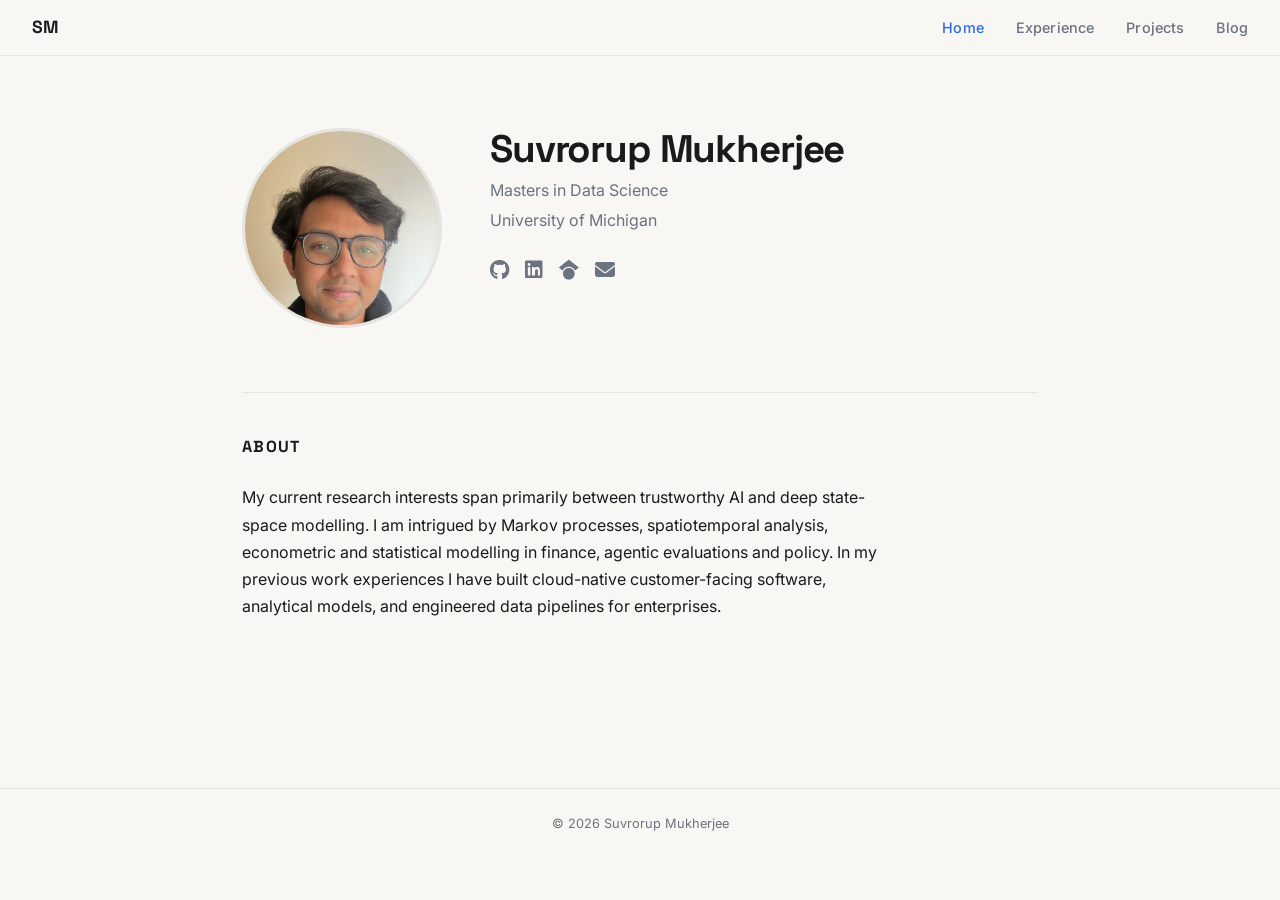
<file: index.html>
<!DOCTYPE html>
<html lang="en">
<head>
  <meta charset="UTF-8">
  <meta name="viewport" content="width=device-width, initial-scale=1">
  <title>Suvrorup Mukherjee</title>
  <link rel="stylesheet" href="style.css">
  <link rel="stylesheet" href="https://cdnjs.cloudflare.com/ajax/libs/font-awesome/6.5.0/css/all.min.css" crossorigin="anonymous" referrerpolicy="no-referrer">
</head>
<body>

  <nav class="navbar" id="navbar">
    <a class="navbar-brand" href="index.html">SM</a>
    <button class="nav-toggle" id="navToggle" aria-label="Toggle navigation">
      <span></span><span></span><span></span>
    </button>
    <ul class="navbar-links" id="navLinks">
      <li><a href="index.html" class="active">Home</a></li>
      <li><a href="experience.html">Experience</a></li>
      <li><a href="projects.html">Projects</a></li>
      <li><a href="blog.html">Blog</a></li>
    </ul>
  </nav>

  <main class="page-content">

    <section class="hero">
      <div class="hero-photo">
        <img src="assets/images/profile.jpeg" alt="Suvrorup Mukherjee">
      </div>
      <div class="hero-info">
        <h1 class="hero-name">Suvrorup Mukherjee</h1>
        <p class="hero-title">Masters in Data Science</p>
        <p class="hero-title">University of Michigan</p>
        <div class="hero-social">
          <a href="#" aria-label="GitHub" title="GitHub"><i class="fa-brands fa-github"></i></a>
          <a href="#" aria-label="LinkedIn" title="LinkedIn"><i class="fa-brands fa-linkedin"></i></a>
          <a href="https://scholar.google.com/citations?user=JoKEquUAAAAJ&hl=en" aria-label="Google Scholar" title="Google Scholar"><i class="fa-brands fa-google-scholar"></i></a>
          <a href="mailto:suvrom@umich.edu" aria-label="Email" title="Email"><i class="fa-solid fa-envelope"></i></a>
        </div>
      </div>
    </section>

    <section class="about-section">
      <p class="section-title">About</p>
      <p>
        My current research interests span primarily between trustworthy AI and deep state-space modelling.
        I am intrigued by Markov processes, spatiotemporal analysis, econometric and statistical modelling
        in finance, agentic evaluations and policy. In my previous work experiences I have built cloud-native
        customer-facing software, analytical models, and engineered data pipelines for enterprises.
      </p>
    </section>

  </main>

  <footer>
    &copy; 2026 Suvrorup Mukherjee
  </footer>

  <script>
    // Navbar shadow on scroll
    const navbar = document.getElementById('navbar');
    window.addEventListener('scroll', () => {
      navbar.classList.toggle('scrolled', window.scrollY > 8);
    });

    // Mobile menu toggle
    document.getElementById('navToggle').addEventListener('click', () => {
      document.getElementById('navLinks').classList.toggle('open');
    });
  </script>

</body>
</html>
</file>
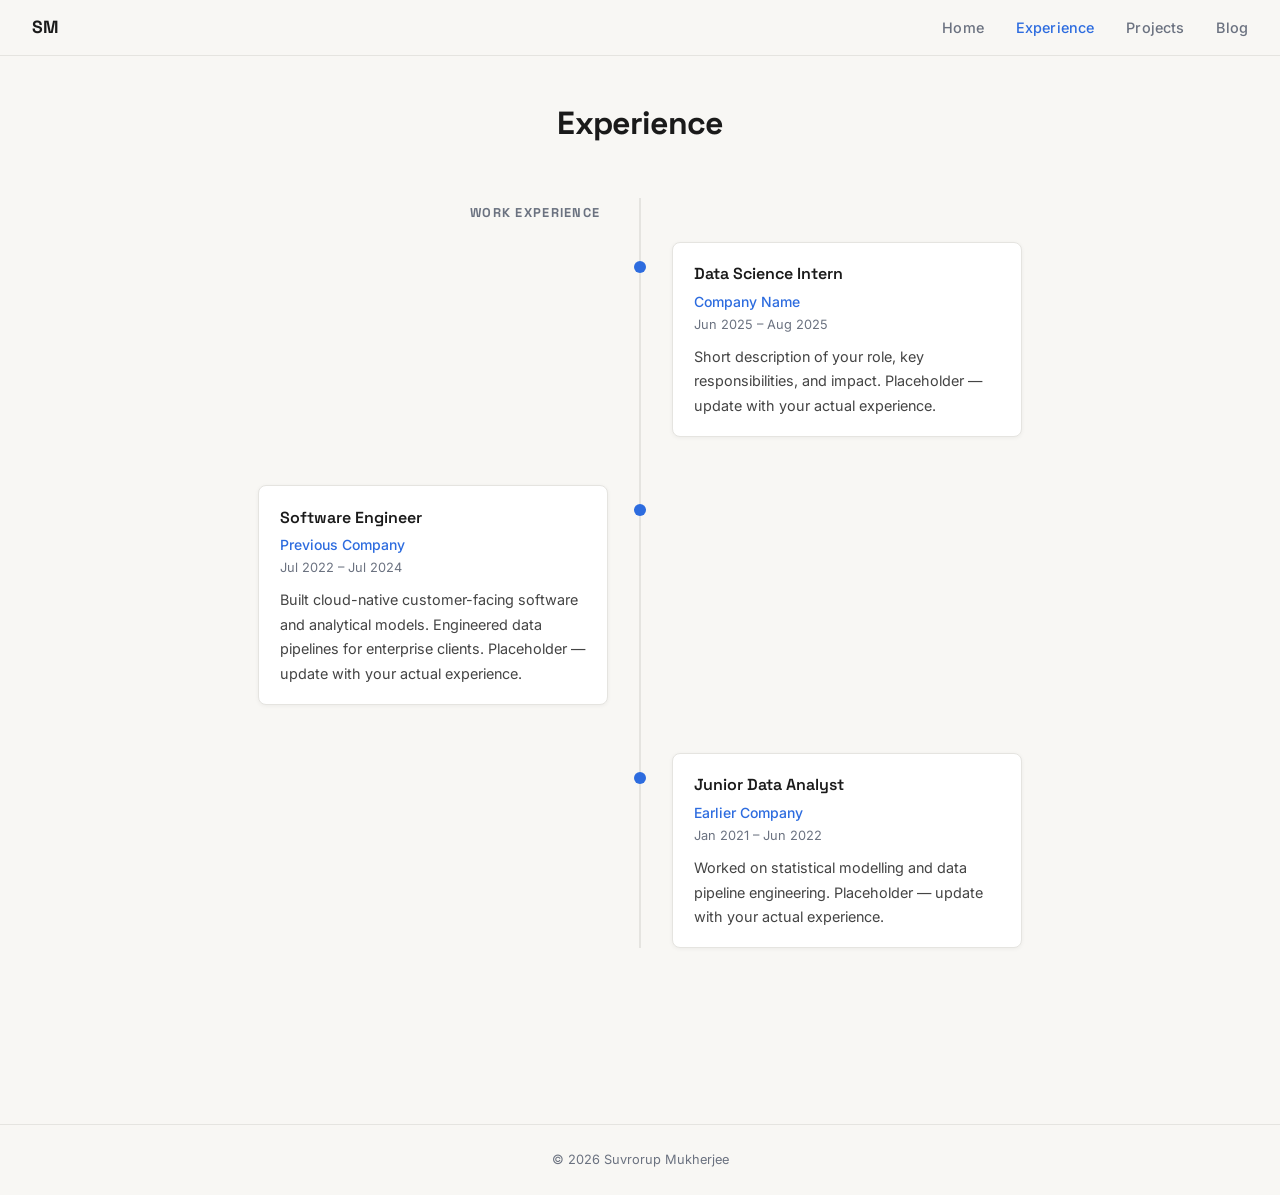
<file: experience.html>
<!DOCTYPE html>
<html lang="en">
<head>
  <meta charset="UTF-8">
  <meta name="viewport" content="width=device-width, initial-scale=1">
  <title>Experience — Suvrorup Mukherjee</title>
  <link rel="stylesheet" href="style.css">
  <link rel="stylesheet" href="https://cdnjs.cloudflare.com/ajax/libs/font-awesome/6.5.0/css/all.min.css" crossorigin="anonymous" referrerpolicy="no-referrer">
</head>
<body>

  <nav class="navbar" id="navbar">
    <a class="navbar-brand" href="index.html">SM</a>
    <button class="nav-toggle" id="navToggle" aria-label="Toggle navigation">
      <span></span><span></span><span></span>
    </button>
    <ul class="navbar-links" id="navLinks">
      <li><a href="index.html">Home</a></li>
      <li><a href="experience.html" class="active">Experience</a></li>
      <li><a href="projects.html">Projects</a></li>
      <li><a href="blog.html">Blog</a></li>
    </ul>
  </nav>

  <main class="page-content">

    <div class="timeline-header">
      <h1>Experience</h1>
    </div>

    <div class="timeline">

      <!-- Section label appears on the left of the first entry -->
      <div class="timeline-section-label">
        <span>Work Experience</span>
      </div>

      <!-- Entry 1: most recent → RIGHT -->
      <div class="timeline-entry right">
        <div class="timeline-card">
          <h3>Data Science Intern</h3>
          <div class="company">Company Name</div>
          <div class="date">Jun 2025 – Aug 2025</div>
          <p>Short description of your role, key responsibilities, and impact. Placeholder — update with your actual experience.</p>
        </div>
      </div>

      <!-- Entry 2 → LEFT -->
      <div class="timeline-entry left">
        <div class="timeline-card">
          <h3>Software Engineer</h3>
          <div class="company">Previous Company</div>
          <div class="date">Jul 2022 – Jul 2024</div>
          <p>Built cloud-native customer-facing software and analytical models. Engineered data pipelines for enterprise clients. Placeholder — update with your actual experience.</p>
        </div>
      </div>

      <!-- Entry 3 → RIGHT -->
      <div class="timeline-entry right">
        <div class="timeline-card">
          <h3>Junior Data Analyst</h3>
          <div class="company">Earlier Company</div>
          <div class="date">Jan 2021 – Jun 2022</div>
          <p>Worked on statistical modelling and data pipeline engineering. Placeholder — update with your actual experience.</p>
        </div>
      </div>

    </div>

  </main>

  <footer>
    &copy; 2026 Suvrorup Mukherjee
  </footer>

  <script>
    const navbar = document.getElementById('navbar');
    window.addEventListener('scroll', () => {
      navbar.classList.toggle('scrolled', window.scrollY > 8);
    });
    document.getElementById('navToggle').addEventListener('click', () => {
      document.getElementById('navLinks').classList.toggle('open');
    });
  </script>

</body>
</html>
</file>
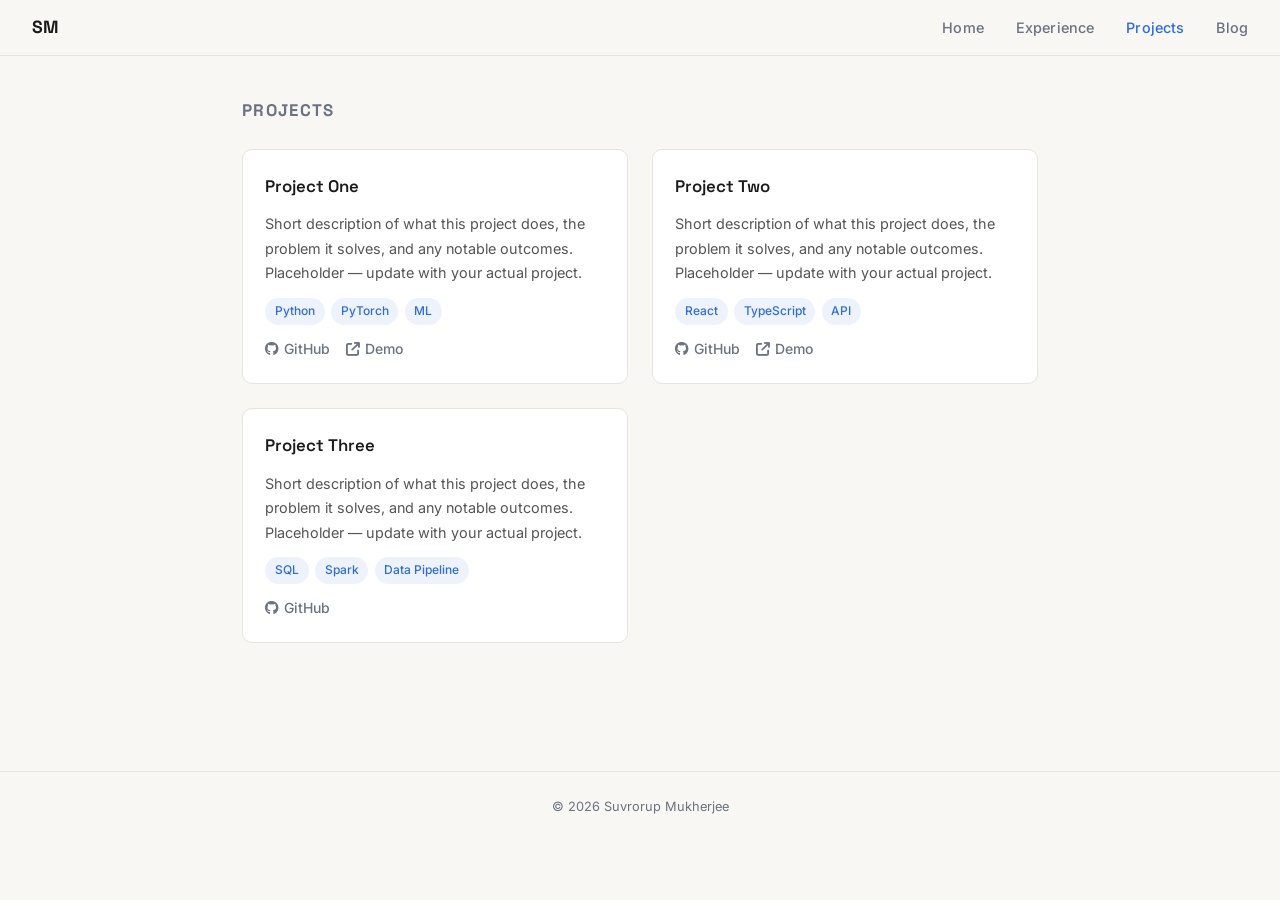
<file: projects.html>
<!DOCTYPE html>
<html lang="en">
<head>
  <meta charset="UTF-8">
  <meta name="viewport" content="width=device-width, initial-scale=1">
  <title>Projects — Suvrorup Mukherjee</title>
  <link rel="stylesheet" href="style.css">
  <link rel="stylesheet" href="https://cdnjs.cloudflare.com/ajax/libs/font-awesome/6.5.0/css/all.min.css" crossorigin="anonymous" referrerpolicy="no-referrer">
</head>
<body>

  <nav class="navbar" id="navbar">
    <a class="navbar-brand" href="index.html">SM</a>
    <button class="nav-toggle" id="navToggle" aria-label="Toggle navigation">
      <span></span><span></span><span></span>
    </button>
    <ul class="navbar-links" id="navLinks">
      <li><a href="index.html">Home</a></li>
      <li><a href="experience.html">Experience</a></li>
      <li><a href="projects.html" class="active">Projects</a></li>
      <li><a href="blog.html">Blog</a></li>
    </ul>
  </nav>

  <main class="page-content">

    <p class="section-title">Projects</p>

    <div class="projects-grid">

      <div class="project-card">
        <h3>Project One</h3>
        <p>Short description of what this project does, the problem it solves, and any notable outcomes. Placeholder — update with your actual project.</p>
        <div class="project-tags">
          <span class="tag">Python</span>
          <span class="tag">PyTorch</span>
          <span class="tag">ML</span>
        </div>
        <div class="project-links">
          <a href="#"><i class="fa-brands fa-github"></i> GitHub</a>
          <a href="#"><i class="fa-solid fa-arrow-up-right-from-square"></i> Demo</a>
        </div>
      </div>

      <div class="project-card">
        <h3>Project Two</h3>
        <p>Short description of what this project does, the problem it solves, and any notable outcomes. Placeholder — update with your actual project.</p>
        <div class="project-tags">
          <span class="tag">React</span>
          <span class="tag">TypeScript</span>
          <span class="tag">API</span>
        </div>
        <div class="project-links">
          <a href="#"><i class="fa-brands fa-github"></i> GitHub</a>
          <a href="#"><i class="fa-solid fa-arrow-up-right-from-square"></i> Demo</a>
        </div>
      </div>

      <div class="project-card">
        <h3>Project Three</h3>
        <p>Short description of what this project does, the problem it solves, and any notable outcomes. Placeholder — update with your actual project.</p>
        <div class="project-tags">
          <span class="tag">SQL</span>
          <span class="tag">Spark</span>
          <span class="tag">Data Pipeline</span>
        </div>
        <div class="project-links">
          <a href="#"><i class="fa-brands fa-github"></i> GitHub</a>
        </div>
      </div>

    </div>

  </main>

  <footer>
    &copy; 2026 Suvrorup Mukherjee
  </footer>

  <script>
    const navbar = document.getElementById('navbar');
    window.addEventListener('scroll', () => {
      navbar.classList.toggle('scrolled', window.scrollY > 8);
    });
    document.getElementById('navToggle').addEventListener('click', () => {
      document.getElementById('navLinks').classList.toggle('open');
    });
  </script>

</body>
</html>
</file>
<file: style.css>
@import url('https://fonts.googleapis.com/css2?family=Space+Grotesk:wght@400;500;700&family=Inter:wght@300;400;500&display=swap');

/* ── Variables ─────────────────────────────────────────── */
:root {
  --bg:     #F8F7F4;
  --text:   #1A1A1A;
  --accent: #2D6CDF;
  --muted:  #6B7280;
  --border: #E5E4E0;
  --card-bg: #FFFFFF;
}

/* ── Reset / Base ───────────────────────────────────────── */
*, *::before, *::after { box-sizing: border-box; margin: 0; padding: 0; }

html { scroll-behavior: smooth; }

body {
  background: var(--bg);
  color: var(--text);
  font-family: 'Inter', sans-serif;
  font-weight: 400;
  font-size: 16px;
  line-height: 1.7;
}

a { color: var(--accent); text-decoration: none; }
a:hover { text-decoration: underline; }

/* ── Navbar ─────────────────────────────────────────────── */
.navbar {
  position: fixed;
  top: 0; left: 0; right: 0;
  z-index: 100;
  background: var(--bg);
  border-bottom: 1px solid var(--border);
  display: flex;
  align-items: center;
  justify-content: space-between;
  padding: 0 2rem;
  height: 56px;
  transition: box-shadow 0.2s;
}

.navbar.scrolled { box-shadow: 0 2px 12px rgba(0,0,0,0.08); }

.navbar-brand {
  font-family: 'Space Grotesk', sans-serif;
  font-weight: 700;
  font-size: 1.1rem;
  color: var(--text);
  letter-spacing: -0.02em;
}
.navbar-brand:hover { text-decoration: none; color: var(--accent); }

.navbar-links {
  display: flex;
  gap: 2rem;
  list-style: none;
}

.navbar-links a {
  color: var(--muted);
  font-size: 0.9rem;
  font-weight: 500;
  letter-spacing: 0.01em;
  transition: color 0.15s;
}
.navbar-links a:hover,
.navbar-links a.active { color: var(--accent); text-decoration: none; }

/* Hamburger (mobile) */
.nav-toggle {
  display: none;
  flex-direction: column;
  gap: 5px;
  background: none;
  border: none;
  cursor: pointer;
  padding: 4px;
}
.nav-toggle span {
  display: block;
  width: 22px;
  height: 2px;
  background: var(--text);
  border-radius: 2px;
  transition: all 0.2s;
}

/* ── Page wrapper ───────────────────────────────────────── */
.page-content {
  max-width: 860px;
  margin: 0 auto;
  padding: 96px 2rem 4rem;
}

/* ── Section headings ───────────────────────────────────── */
.section-title {
  font-family: 'Space Grotesk', sans-serif;
  font-size: 1.05rem;
  font-weight: 700;
  letter-spacing: 0.08em;
  text-transform: uppercase;
  color: var(--muted);
  margin-bottom: 1.5rem;
}

/* ── Hero section ───────────────────────────────────────── */
.hero {
  display: flex;
  align-items: flex-start;
  gap: 3rem;
  padding: 2rem 0 3.5rem;
}

.hero-photo img {
  width: 200px;
  height: 200px;
  border-radius: 50%;
  object-fit: cover;
  object-position: center top;
  border: 3px solid var(--border);
  flex-shrink: 0;
}

.hero-info { flex: 1; }

.hero-name {
  font-family: 'Space Grotesk', sans-serif;
  font-size: 2.4rem;
  font-weight: 700;
  letter-spacing: -0.03em;
  line-height: 1.1;
  margin-bottom: 0.4rem;
}

.hero-title {
  font-size: 1rem;
  color: var(--muted);
  margin-bottom: 0.2rem;
}

.hero-social {
  display: flex;
  gap: 1rem;
  margin-top: 1.2rem;
}

.hero-social a {
  color: var(--muted);
  font-size: 1.25rem;
  transition: color 0.15s;
}
.hero-social a:hover { color: var(--accent); }

/* ── About section ──────────────────────────────────────── */
.about-section {
  padding: 2.5rem 0;
  border-top: 1px solid var(--border);
}

.about-section p {
  max-width: 640px;
  color: var(--text);
  font-size: 1rem;
}

/* ── Timeline (experience.html) ─────────────────────────── */
.timeline-page { padding-top: 5rem; }

.timeline-header {
  text-align: center;
  margin-bottom: 3rem;
}

.timeline-header h1 {
  font-family: 'Space Grotesk', sans-serif;
  font-size: 2rem;
  font-weight: 700;
  letter-spacing: -0.02em;
}

.timeline {
  position: relative;
  max-width: 860px;
  margin: 0 auto;
  padding: 0 1rem;
}

/* Vertical center line */
.timeline::before {
  content: '';
  position: absolute;
  left: 50%;
  top: 0; bottom: 0;
  width: 2px;
  background: var(--border);
  transform: translateX(-50%);
}

.timeline-section-label {
  position: relative;
  text-align: left;
  padding-left: calc(50% - 10px - 160px);
  margin-bottom: 1rem;
}

.timeline-section-label span {
  font-family: 'Space Grotesk', sans-serif;
  font-size: 0.8rem;
  font-weight: 700;
  text-transform: uppercase;
  letter-spacing: 0.1em;
  color: var(--muted);
}

.timeline-entry {
  position: relative;
  display: flex;
  align-items: flex-start;
  margin-bottom: 3rem;
}

/* Dot on the center line */
.timeline-entry::before {
  content: '';
  position: absolute;
  left: 50%;
  top: 1.2rem;
  transform: translateX(-50%);
  width: 12px;
  height: 12px;
  border-radius: 50%;
  background: var(--accent);
  z-index: 1;
}

/* Card shared */
.timeline-card {
  background: var(--card-bg);
  border: 1px solid var(--border);
  border-radius: 8px;
  padding: 1.1rem 1.3rem;
  width: calc(50% - 2rem);
  box-shadow: 0 1px 4px rgba(0,0,0,0.05);
}

.timeline-card h3 {
  font-family: 'Space Grotesk', sans-serif;
  font-size: 1rem;
  font-weight: 600;
  margin-bottom: 0.15rem;
}

.timeline-card .company {
  font-size: 0.875rem;
  color: var(--accent);
  font-weight: 500;
}

.timeline-card .date {
  font-size: 0.8rem;
  color: var(--muted);
  margin-bottom: 0.6rem;
}

.timeline-card p {
  font-size: 0.9rem;
  color: #444;
}

/* Right side (most recent) */
.timeline-entry.right {
  justify-content: flex-end;
  padding-right: 0;
}
.timeline-entry.right .timeline-card {
  margin-left: calc(50% + 2rem);
  margin-right: 0;
}

/* Left side */
.timeline-entry.left {
  justify-content: flex-start;
}
.timeline-entry.left .timeline-card {
  margin-right: calc(50% + 2rem);
}

/* ── Project cards (projects.html) ──────────────────────── */
.projects-grid {
  display: grid;
  grid-template-columns: repeat(2, 1fr);
  gap: 1.5rem;
  margin-top: 1rem;
}

.project-card {
  background: var(--card-bg);
  border: 1px solid var(--border);
  border-radius: 10px;
  padding: 1.4rem;
  display: flex;
  flex-direction: column;
  gap: 0.75rem;
  transition: box-shadow 0.2s, transform 0.2s;
}

.project-card:hover {
  box-shadow: 0 6px 24px rgba(0,0,0,0.1);
  transform: translateY(-2px);
}

.project-card h3 {
  font-family: 'Space Grotesk', sans-serif;
  font-size: 1.05rem;
  font-weight: 600;
}

.project-card p {
  font-size: 0.9rem;
  color: #555;
  flex: 1;
}

.project-tags {
  display: flex;
  flex-wrap: wrap;
  gap: 0.4rem;
}

.tag {
  background: #EEF2FB;
  color: var(--accent);
  font-size: 0.75rem;
  font-weight: 500;
  padding: 0.2rem 0.6rem;
  border-radius: 999px;
}

.project-links {
  display: flex;
  gap: 1rem;
  font-size: 0.875rem;
}

.project-links a {
  color: var(--muted);
  font-weight: 500;
  display: flex;
  align-items: center;
  gap: 0.3rem;
  transition: color 0.15s;
}
.project-links a:hover { color: var(--accent); text-decoration: none; }

/* ── Blog / empty state ─────────────────────────────────── */
.empty-state {
  padding: 4rem 0;
  color: var(--muted);
  font-size: 1rem;
}

/* ── Footer ─────────────────────────────────────────────── */
footer {
  border-top: 1px solid var(--border);
  text-align: center;
  padding: 1.5rem 0;
  font-size: 0.8rem;
  color: var(--muted);
  margin-top: 4rem;
}

/* ── Responsive ─────────────────────────────────────────── */
@media (max-width: 640px) {
  .hero { flex-direction: column; align-items: center; text-align: center; gap: 1.5rem; }
  .hero-social { justify-content: center; }

  /* Timeline collapses to single column */
  .timeline::before { left: 16px; transform: none; }

  .timeline-section-label { padding-left: 40px; }

  .timeline-entry { flex-direction: column; }
  .timeline-entry::before { left: 16px; transform: none; }

  .timeline-entry.right .timeline-card,
  .timeline-entry.left .timeline-card {
    width: 100%;
    margin-left: 40px;
    margin-right: 0;
  }

  .projects-grid { grid-template-columns: 1fr; }

  .navbar-links {
    display: none;
    flex-direction: column;
    position: absolute;
    top: 56px; left: 0; right: 0;
    background: var(--bg);
    border-bottom: 1px solid var(--border);
    padding: 1rem 2rem;
    gap: 1rem;
  }
  .navbar-links.open { display: flex; }
  .nav-toggle { display: flex; }
}
</file>
